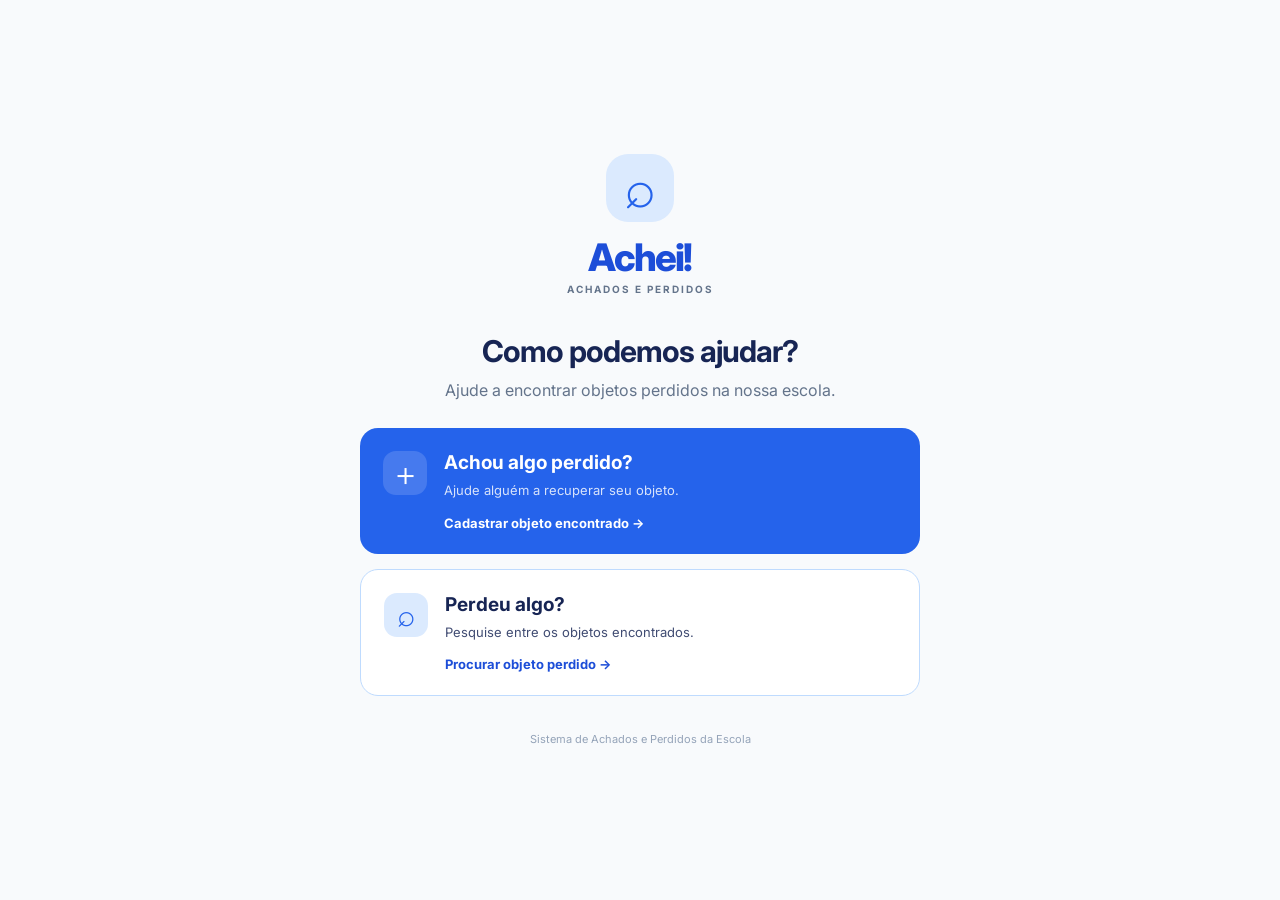
<file: achei-site/index.html>
<!doctype html>
<html lang="pt-BR">
<head>
  <meta charset="utf-8">
  <meta name="viewport" content="width=device-width, initial-scale=1">
  <meta name="theme-color" content="#2563eb">
  <title>Achei! | Achados e Perdidos</title>
  <link rel="stylesheet" href="css/style.css">
</head>
<body class="home-page">
  <main class="home-shell">
    <header class="brand">
      <div class="brand-icon" aria-hidden="true">⌕</div>
      <p class="brand-name">Achei!</p>
      <p class="brand-subtitle">ACHADOS E PERDIDOS</p>
    </header>

    <section class="home-intro">
      <h1>Como podemos ajudar?</h1>
      <p>Ajude a encontrar objetos perdidos na nossa escola.</p>
    </section>

    <section class="home-actions" aria-label="Escolha uma opção">
      <a class="action-card action-primary" href="cadastrar.html">
        <span class="action-icon" aria-hidden="true">＋</span>
        <span class="action-copy">
          <strong>Achou algo perdido?</strong>
          <small>Ajude alguém a recuperar seu objeto.</small>
          <span class="action-link">Cadastrar objeto encontrado <span aria-hidden="true">→</span></span>
        </span>
      </a>

      <a class="action-card action-secondary" href="procurar.html">
        <span class="action-icon" aria-hidden="true">⌕</span>
        <span class="action-copy">
          <strong>Perdeu algo?</strong>
          <small>Pesquise entre os objetos encontrados.</small>
          <span class="action-link">Procurar objeto perdido <span aria-hidden="true">→</span></span>
        </span>
      </a>
    </section>

    <footer class="home-footer">Sistema de Achados e Perdidos da Escola</footer>
  </main>
</body>
</html>
</file>
<file: achei-site/css/style.css>
@import url('https://fonts.googleapis.com/css2?family=Inter:wght@400;500;600;700;800&display=swap');

:root {
  font-family: Inter, system-ui, -apple-system, BlinkMacSystemFont, "Segoe UI", sans-serif;
  color: #172554;
  background: #f8fafc;
  font-synthesis: none;
  --blue: #2563eb;
  --blue-dark: #1d4ed8;
  --blue-light: #dbeafe;
  --muted: #64748b;
  --line: #dbeafe;
  --white: #fff;
}
* { box-sizing: border-box; }
body { margin: 0; min-height: 100vh; background: #f8fafc; }
a { color: inherit; text-decoration: none; }
button, input, select, textarea { font: inherit; }
.home-page { display: grid; place-items: center; padding: 28px 18px; }
.home-shell { width: min(100%, 560px); }
.brand { text-align: center; margin-bottom: 38px; }
.brand-icon { display: grid; place-items: center; width: 68px; height: 68px; margin: 0 auto 12px; border-radius: 22px; background: #dbeafe; color: #2563eb; font-size: 54px; line-height: 1; font-weight: 500; }
.brand-name { margin: 0; color: #1d4ed8; font-size: 38px; font-weight: 800; letter-spacing: -1.8px; }
.brand-subtitle { margin: 3px 0 0; color: #64748b; font-size: 10px; font-weight: 700; letter-spacing: 2px; }
.home-intro { text-align: center; margin-bottom: 25px; }
.home-intro h1 { margin: 0 0 9px; color: #172554; font-size: clamp(23px, 5vw, 30px); letter-spacing: -1px; }
.home-intro p, .page-heading p { margin: 0; color: #64748b; line-height: 1.6; }
.home-actions { display: grid; gap: 15px; }
.action-card { display: flex; gap: 17px; align-items: flex-start; padding: 23px; border-radius: 18px; transition: transform .18s, box-shadow .18s; }
.action-card:hover { transform: translateY(-2px); box-shadow: 0 12px 28px #1e40af1a; }
.action-primary { background: #2563eb; color: white; }
.action-secondary { background: white; border: 1px solid #bfdbfe; color: #172554; }
.action-icon { display: grid; flex: 0 0 44px; height: 44px; place-items: center; border-radius: 13px; background: #ffffff26; font-size: 31px; line-height: 1; }
.action-secondary .action-icon { background: #dbeafe; color: #2563eb; }
.action-copy { display: grid; gap: 7px; }
.action-copy strong { font-size: 19px; }
.action-copy small { font-size: 13px; line-height: 1.5; opacity: .82; }
.action-link { margin-top: 7px; font-size: 13px; font-weight: 700; }
.action-secondary .action-link { color: #1d4ed8; }
.home-footer { margin-top: 36px; text-align: center; color: #94a3b8; font-size: 11px; }
.topbar { min-height: 68px; padding: 0 max(20px, calc((100% - 1080px)/2)); display: flex; align-items: center; justify-content: space-between; gap: 15px; background: white; border-bottom: 1px solid #e2e8f0; }
.topbar-brand { display: flex; align-items: center; gap: 8px; color: #1d4ed8; font-size: 22px; font-weight: 800; }
.mini-mark { display: grid; place-items: center; width: 31px; height: 31px; border-radius: 10px; background: #dbeafe; font-size: 26px; }
.text-link, .back-link { color: #2563eb; font-size: 13px; font-weight: 600; }
.page-container { width: min(100% - 36px, 1080px); margin: 35px auto 70px; }
.page-container.narrow { max-width: 650px; }
.back-link { display: inline-block; margin-bottom: 25px; }
.page-heading { margin-bottom: 24px; }
.eyebrow { color: #2563eb; font-size: 10px; font-weight: 800; letter-spacing: 1.7px; }
.page-heading h1 { margin: 9px 0 8px; color: #172554; font-size: clamp(27px, 5vw, 36px); letter-spacing: -1.3px; }
.panel { background: white; border: 1px solid #e2e8f0; border-radius: 17px; box-shadow: 0 4px 18px #0f172a08; }
.form-panel { display: grid; gap: 10px; padding: 25px; }
.form-panel label { margin-top: 8px; color: #1e293b; font-size: 13px; font-weight: 700; }
.required { color: #dc2626; }
input, select, textarea { width: 100%; min-height: 45px; padding: 11px 13px; border: 1px solid #cbd5e1; border-radius: 10px; outline: none; background: white; color: #172554; }
input:focus, select:focus, textarea:focus { border-color: #3b82f6; box-shadow: 0 0 0 3px #dbeafe; }
input[type=file] { padding: 9px; font-size: 12px; }
textarea { resize: vertical; }
.field-help { color: #64748b; font-size: 11px; }
.photo-preview { overflow: hidden; max-width: 230px; border-radius: 12px; border: 1px solid #e2e8f0; }
.photo-preview img { display: block; width: 100%; max-height: 190px; object-fit: cover; }
.privacy-note { margin: 8px 0; padding: 12px; border-radius: 10px; background: #eff6ff; color: #475569; font-size: 11px; line-height: 1.5; }
.button { display: inline-flex; min-height: 42px; align-items: center; justify-content: center; border: 0; border-radius: 10px; padding: 10px 16px; cursor: pointer; font-size: 13px; font-weight: 700; transition: background .15s, transform .15s; }
.button:disabled { opacity: .6; cursor: wait; }
.button-primary { background: #2563eb; color: white; }
.button-primary:hover { background: #1d4ed8; }
.button-outline { border: 1px solid #bfdbfe; background: white; color: #1d4ed8; }
.button-outline:hover { background: #eff6ff; }
.button-quiet { background: #f1f5f9; color: #334155; }
.button-small { min-height: 36px; padding: 8px 12px; }
.full-width { width: 100%; }
.form-message { min-height: 18px; margin: 8px 0 0; font-size: 12px; line-height: 1.5; }
.form-message.success { color: #15803d; }
.form-message.error { color: #b91c1c; }
.form-message.info { color: #1d4ed8; }
.search-tools { display: grid; grid-template-columns: 1fr 240px; gap: 12px; padding: 15px; }
.results-heading { display: flex; align-items: center; justify-content: space-between; gap: 12px; margin: 27px 0 15px; }
.results-heading h2 { margin: 0; font-size: 18px; }
.result-count { color: #64748b; font-size: 12px; }
.items-grid { display: grid; grid-template-columns: repeat(3, minmax(0, 1fr)); gap: 17px; }
.item-card { overflow: hidden; border: 1px solid #e2e8f0; border-radius: 16px; background: white; box-shadow: 0 4px 18px #0f172a08; }
.item-photo { display: block; width: 100%; height: 190px; object-fit: cover; background: #eff6ff; }
.item-content { display: grid; gap: 9px; padding: 15px; }
.category-tag { width: fit-content; padding: 5px 8px; border-radius: 20px; background: #eff6ff; color: #1d4ed8; font-size: 10px; font-weight: 700; }
.item-content h3 { margin: 0; font-size: 17px; }
.item-location, .item-description, .item-date { margin: 0; color: #64748b; font-size: 12px; line-height: 1.5; }
.item-date { font-size: 10px; }
.return-button { margin-top: 5px; }
.empty-state { grid-column: 1 / -1; padding: 35px 20px; color: #64748b; text-align: center; font-size: 13px; line-height: 1.7; }
.return-dialog { width: min( calc(100% - 32px), 430px); border: 0; border-radius: 17px; padding: 0; box-shadow: 0 20px 70px #0f172a40; }
.return-dialog::backdrop { background: #0f172a80; }
.dialog-content { padding: 25px; }
.dialog-content h2 { margin: 0 0 10px; font-size: 20px; }
.dialog-content p { color: #64748b; font-size: 13px; line-height: 1.6; }
.dialog-actions { display: flex; justify-content: flex-end; gap: 9px; margin-top: 20px; }
.sr-only { position: absolute; width: 1px; height: 1px; padding: 0; margin: -1px; overflow: hidden; clip: rect(0,0,0,0); white-space: nowrap; border: 0; }
@media (max-width: 760px) { .items-grid { grid-template-columns: repeat(2, minmax(0, 1fr)); } }
@media (max-width: 540px) {
  .topbar { min-height: 60px; }
  .text-link { font-size: 11px; }
  .page-container { margin-top: 25px; }
  .form-panel { padding: 18px; }
  .search-tools { grid-template-columns: 1fr; }
  .items-grid { grid-template-columns: 1fr; }
  .item-photo { height: 220px; }
  .dialog-actions { flex-direction: column-reverse; }
  .dialog-actions .button { width: 100%; }
}
</file>
